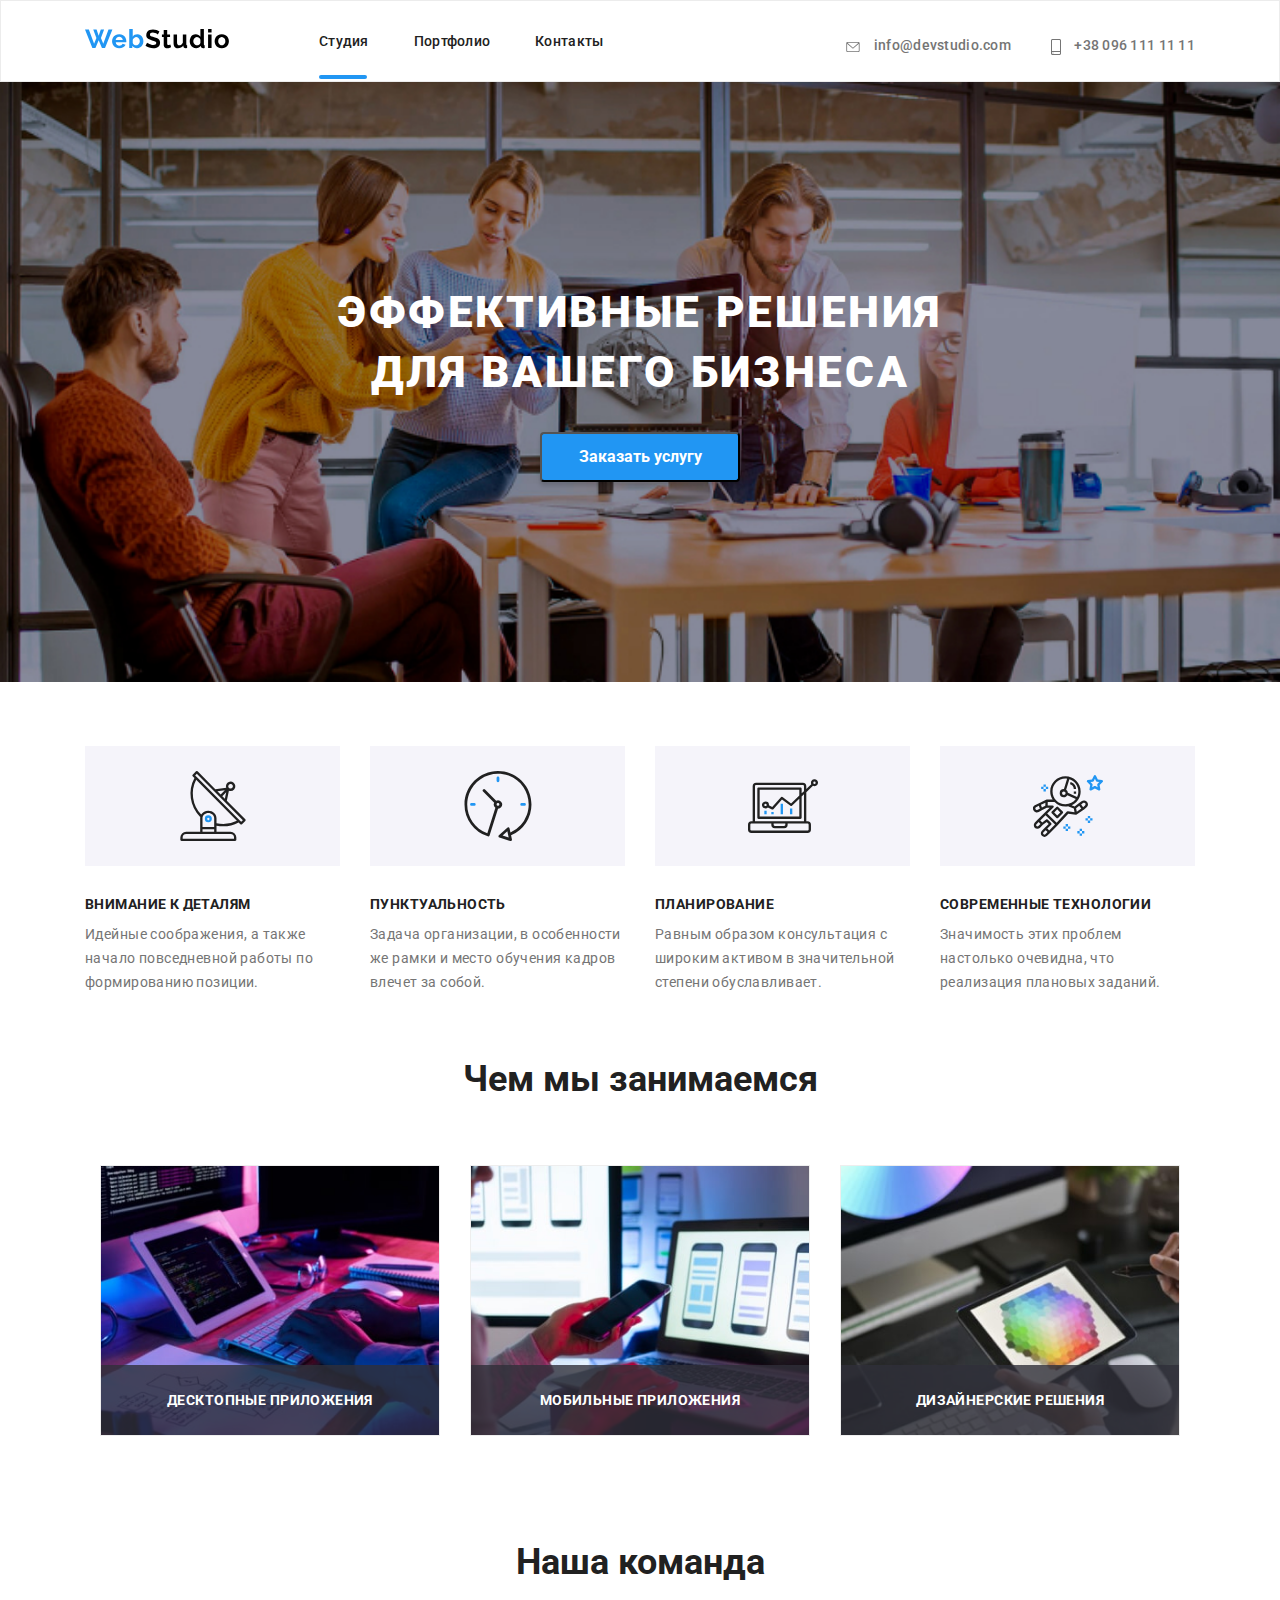
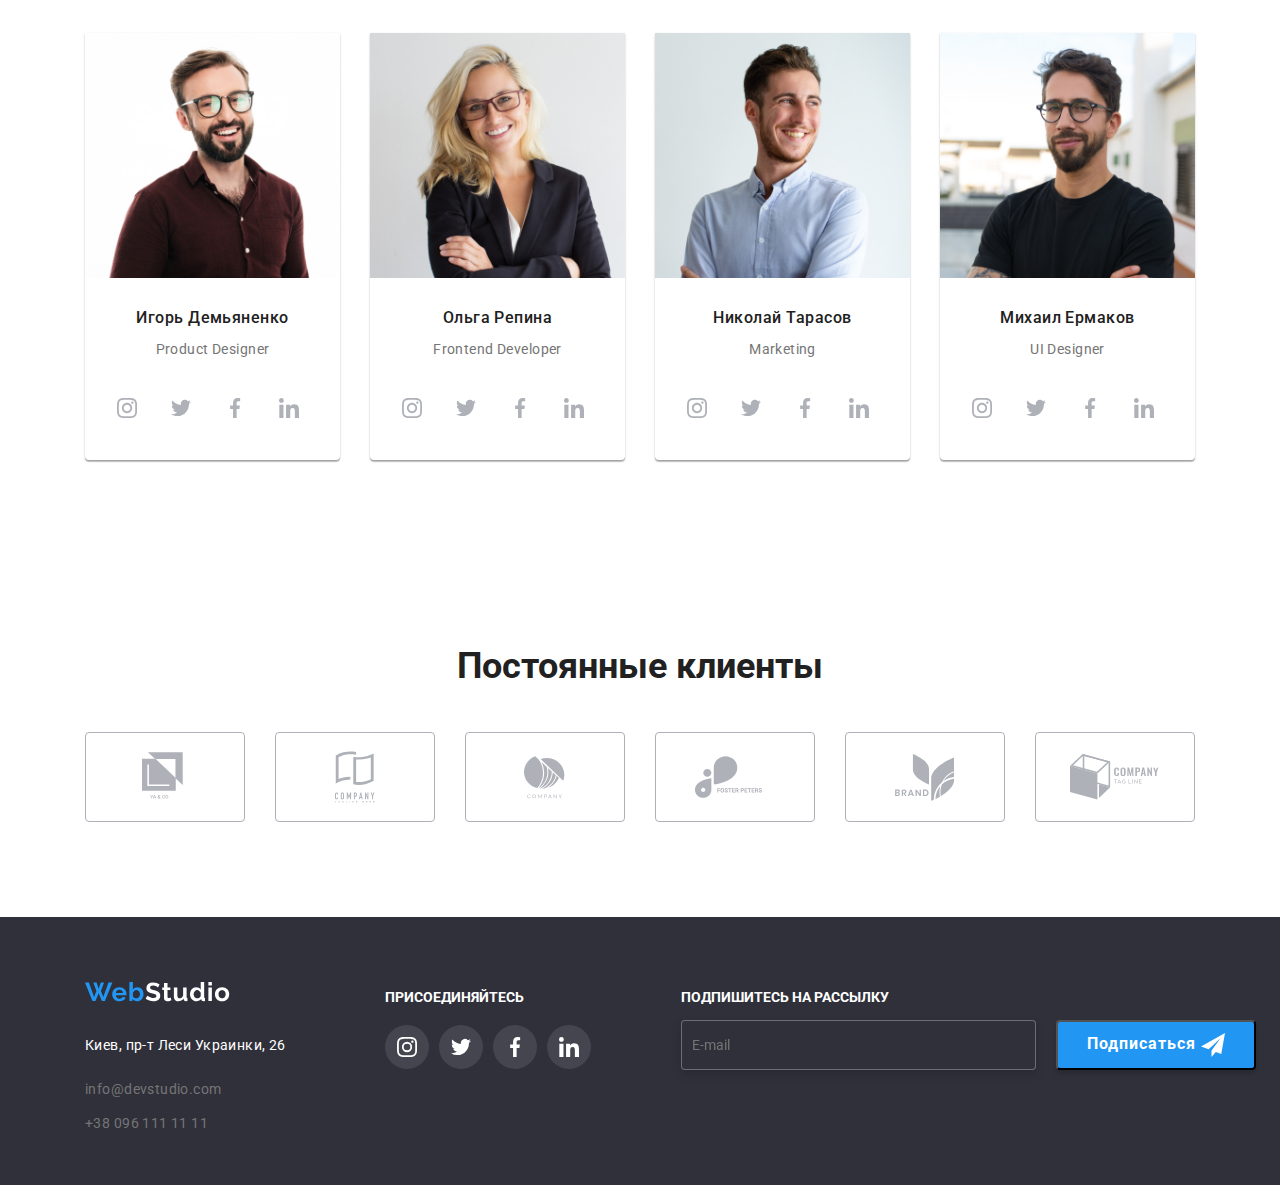
<file: index.html>
<!DOCTYPE html>
<html lang="ru">
<head>
    <meta charset="UTF-8">
    <meta name="viewport" content="width=device-width, initial-scale=1.0">
    <!--Подключение стилей-->
        <link rel="stylesheet" href="./modern-normalize.css">
        <!-- <link rel="stylesheet" href="./style.css"> -->
        <link rel="stylesheet" href="./css/main.min.css">

        
        <link rel="preconnect" href="https://fonts.gstatic.com">
        <link href="https://fonts.googleapis.com/css2?family=Roboto:wght@400;500;700;900&display=swap" rel="stylesheet">
        
        <title>WebStudio</title>
    </head>

<body>

    <header class="header">
        <div class="container">
        <nav class="nav">

                <a class="header-logo" href="./index.html"><img src="./images/WebStudio.svg" alt="логотип"></a>
                
                <button
                type="button"
                class="menu-button"
                aria-expanded="false"
                aria-controls="menu-container"
                data-menu-button
                >
                <svg
                  width="40"
                  height="40"
                  aria-label="Переключатель мобильного меню"
                >
                  <use class="icon-cross" href="./svg/symbol-defs.svg#cross"></use>
                  <use class="icon-menu" href="./svg/symbol-defs.svg#menu"></use>
                </svg>
              </button>

              <div class="menu-container" id="menu-container" data-menu>
               
                <div class="navigation">
                    <ul class="header-list">
                        <li class="item"><a class="current studio" href="./index.html">Студия</a></li>
                        <li class="item"><a href="./portfolio.html">Портфолио</a></li>
                        <li class="item"><a href="#">Контакты</a></li>
                    </ul>
                </div>

                <div class="contacts">
                    <ul class="header-adres">
                        <li class="item">
                            <a class="email-phone" href="mailoto:info@devstudio.com">
                                <svg class="envelope"> 
                                    <use href="./svg/symbol-defs.svg#icon-envelope "></use>
                                </svg>
                                info@devstudio.com</a>
                        </li>
                        <li class="item">
                            <a class="email-phone" href="tel:+380961111111">
                                <svg class="phone-icon">
                                    <use href="./svg/symbol-defs.svg#icon-smartphone"></use>
                                </svg>        
                            +38 096 111 11 11</a>
                        </li>
                    </ul>
               </div>
              </div>     
        </nav>
        </div>
        
    </header>

    <main>

        <!--main-->
        <section class="main-banner">
            <div class="container">
                <h1>Эффективные решения <br> для вашего бизнеса</h1>
                <button class="to-order" data-open-modal>Заказать услугу</button>
                    <div class="backdrop is-hidden" data-backdrop>
                    <div class="modal">

                        <button class="close-modal" data-close-modal>
                            <svg class="close-modal-svg" 
                                width="18" height="18">
                                <use href="./svg/symbol-defs.svg#icon-close-modal">
                                </use> </svg>
                        </button>
                        
                        <form class="form-modal" action="" autocomplete="on">
                            <div class="form-modal-title">Оставьте свои данные, мы вам перезвоним</div>
                            
                            <p class="form-field">
                            <label class="form-label" for="name">Имя</label>
                            <input class="form-input" type="text" name="name" id="name" placeholder=" " >
                            <svg class="modal-svg" 
                                width="18" height="18">
                                <use href="./svg/symbol-defs.svg#icon-person-black-18dp-1">
                                </use> </svg>
                            </p>
                            
                            <p class="form-field">
                            <label class="form-label" for="tel">Телефон</label> 
                            <input class="form-input" type="tel" name="tel" id="tel" placeholder=" " >
                            <svg class="modal-svg" 
                            width="18" height="18">
                            <use href="./svg/symbol-defs.svg#icon-phone-black-18dp-1">
                            </use> </svg>
                            </p>
                            
                            <p class="form-field">
                            <label class="form-label" for="email">Почта</label> 
                            <input class="form-input" type="email" name="email" id="email" placeholder=" ">
                            <svg class="modal-svg" 
                                width="18" height="18">
                                <use href="./svg/symbol-defs.svg#icon-email-black-18dp-1">
                                </use> </svg>
                            </p>

                            <p class="form-field">
                            <label class="form-label" for="comment">Комментарий</label> 
                            <textarea class="comment-input" name="comment" id="comment" rows="2" placeholder="Введите текст"></textarea>
                            </p>                           

                            <p class="checkbox-field">
                            <label class="checkbox-label">
                            <input class="checkbox" type="checkbox" name="policy">
                            <span class="checkbox-icon"></span>
                            Соглашаюсь с рассылкой и принимаю <a href="">Условия договора</a> 
                            </label>
                            </p>
                       
                            <button class="button-modal" tipe="submitt">Отправить</button>
                        </form>
                    </div>
                </div>
            </div>           
        </section>

        <!--Особенности-->
        <section class="features">
            <!--<h2>Особенности</h2>-->
            <div class="container">
                <ul class="list features-set">
                    <li class="features-item antena"><h3 class="features-item-title">Внимание к деталям</h3><p>Идейные соображения, а также начало повседневной работы по формированию позиции.</p></li>
                    <li class="features-item clock"><h3 class="features-item-title">Пунктуальность</h3><p>Задача организации, в особенности же рамки и место обучения кадров влечет за собой.</p></li>
                    <li class="features-item diagrama"><h3 class="features-item-title">Планирование</h3><p>Равным образом консультация с широким активом в значительной степени обуславливает.</p></li>
                    <li class="features-item astronaut"><h3 class="features-item-title">Современные технологии</h3><p>Значимость этих проблем настолько очевидна, что реализация плановых заданий.</p></li>
                </ul>
            </div>
        </section>

        <!--Чем мы занимаемся-->
        <section class="what-we-do">
            <div class="container">
            <h2 class="what-we-do-title">Чем мы занимаемся</h2>
            <ul class="list">
                <li class="project-item list">
                    <a class="project-item-link" href="#">
                        <div class="project-thumb">
                            <img src="./images/project1.jpg" alt="проект_1">
                            <div class="product-actions">десктопные приложения</div>
                    </a>            
                </li>

                <li class="project-item list">
                    <a class="project-item-link" href="#">
                        <div class="project-thumb">
                        <img src="./images/project2.jpg" alt="проект_2">
                        <div class="product-actions">мобильные приложения</div>
                    </a>    
                </li>

                <li class="project-item list">
                    <a class="project-item-link" href="#">
                        <div class="project-thumb">
                            <img src="./images/project3.jpg" alt="проект_3">
                        <div class="product-actions">дизайнерские решения</div>
                    </a>
                </li>
            </ul>
            </div>
        </section>

         <!--Наша команда-->
        <section class="our-team">
            
            <div class="container">
                <h2 class="our-team-title">Наша команда</h2>
            
                <ul class="list our-team-set">
                <li class="team-player-item">
                    <img  
                    srcset="
                    ./images/Игорь_Демьяненко_1x.jpg 270w,
                    ./images/Игорь_Демьяненко_2x.jpg 540w,
                    "
                    src="./images/Игорь_Демьяненко.jpg" alt="Игорь_Демьяненко" 
                    sizes="(min-width: 768px) 50vw, 100vw"> 

                     <h3 class="team-player">Игорь Демьяненко</h3>
                     <p class="profession">Product Designer</p>
                     
                    <ul class="sosial-media-list">
                        <li class="sosial-media-item"> <a href=""><svg class="media-icon"> <use href="./svg/symbol-defs.svg#instagram"></use></svg> </a> </li>
                        <li class="sosial-media-item"> <a href=""><svg class="media-icon"> <use href="./svg/symbol-defs.svg#icon-twitter"></use></svg> </a></li>
                        <li class="sosial-media-item"> <a href=""><svg class="media-icon"> <use href="./svg/symbol-defs.svg#icon-facebook"></use></svg> </a></li>
                        <li class="sosial-media-item"> <a href=""><svg class="media-icon"> <use href="./svg/symbol-defs.svg#icon-linkedin"></use></svg> </a></li>
                    </ul>
                </li>
                
                <li class="team-player-item">
                    <img  srcset="
                    ./images/Ольга_Репина_1x.jpg 240w,
                    ./images/Ольга_Репина_2x.jpg 570w,
                    "
                    src="./images/Ольга_Репина.jpg" alt="Ольга_Репина" 
                    sizes="(min-width: 768px) 50vw, 100vw"> 
                    <h3 class="team-player">Ольга Репина</h3>
                    <p class="profession">Frontend Developer</p>

                    <ul class="sosial-media-list">
                        <li class="sosial-media-item"> <a href=""><svg class="media-icon"> <use href="./svg/symbol-defs.svg#instagram"></use></svg> </a> </li>
                        <li class="sosial-media-item"> <a href=""><svg class="media-icon"> <use href="./svg/symbol-defs.svg#icon-twitter"></use></svg> </a></li>
                        <li class="sosial-media-item"> <a href=""><svg class="media-icon"> <use href="./svg/symbol-defs.svg#icon-facebook"></use></svg> </a></li>
                        <li class="sosial-media-item"> <a href=""><svg class="media-icon"> <use href="./svg/symbol-defs.svg#icon-linkedin"></use></svg> </a></li>
                    </ul>
                </li>

                <li class="team-player-item">
                    <img  srcset="
                    ./images/Николай_Тарасов_1x.jpg 240w,
                    ./images/Николай_Тарасов_2x.jpg 570w,
                    "
                    src="./images/Николай_Тарасов.jpg" alt="Николай_Тарасов"
                    sizes="(min-width: 768px) 50vw, 100vw"> 
                    <h3 class="team-player">Николай Тарасов</h3>
                    <p class="profession">Marketing</p>

                    <ul class="sosial-media-list">
                        <li class="sosial-media-item"> <a href=""><svg class="media-icon"> <use href="./svg/symbol-defs.svg#instagram"></use></svg> </a> </li>
                        <li class="sosial-media-item"> <a href=""><svg class="media-icon"> <use href="./svg/symbol-defs.svg#icon-twitter"></use></svg> </a></li>
                        <li class="sosial-media-item"> <a href=""><svg class="media-icon"> <use href="./svg/symbol-defs.svg#icon-facebook"></use></svg> </a></li>
                        <li class="sosial-media-item"> <a href=""><svg class="media-icon"> <use href="./svg/symbol-defs.svg#icon-linkedin"></use></svg> </a></li>
                    </ul>
                </li>

                <li class="team-player-item">
                    <img  srcset="
                    ./images/Михаил_Ермаков_1x.jpg 240w,
                    ./images/Михаил_Ермаков_2x.jpg 570w,
                    "
                    src="./images/Михаил_Ермаков.jpg" 
                    alt="Михаил_Ермаков" 
                    sizes="(min-width: 768px) 50vw, 100vw"> 

                    <h3 class="team-player">Михаил Ермаков</h3>
                    <p class="profession">UI Designer</p>

                    <ul class="sosial-media-list">
                        <li class="sosial-media-item"> <a href=""><svg class="media-icon"> <use href="./svg/symbol-defs.svg#instagram"></use></svg> </a> </li>
                        <li class="sosial-media-item"> <a href=""><svg class="media-icon"> <use href="./svg/symbol-defs.svg#icon-twitter"></use></svg> </a></li>
                        <li class="sosial-media-item"> <a href=""><svg class="media-icon"> <use href="./svg/symbol-defs.svg#icon-facebook"></use></svg> </a></li>
                        <li class="sosial-media-item"> <a href=""><svg class="media-icon"> <use href="./svg/symbol-defs.svg#icon-linkedin"></use></svg> </a></li>
                    </ul>
                </li>

            </ul>
            </div>
            
        </section>

        <!--Клиенты-->
        <section class="our-clients">
            
                <div class="container">
                    <h2 class="our-clients-title">Постоянные клиенты</h2>

                    <ul class="clients">
                        <li class="clients-item">
                            <a class="clients-link" href="#">
                                <svg class="clients-icon" width="45" height="50"> <use href="./svg/symbol-defs.svg#icon-logo-1" /></svg></a>
                        </li>
                        <li class="clients-item">
                            <a class="clients-link" href="#">
                                <svg class="clients-icon" width="40" height="52"> <use href="./svg/symbol-defs.svg#icon-logo-2" /></svg></a>
                        </li>
                        <li class="clients-item">
                            <a class="clients-link" href="#">
                                <svg class="clients-icon" width="41" height="43"> <use href="./svg/symbol-defs.svg#icon-logo-3" /></svg></a>
                        </li>
                        <li class="clients-item">
                            <a class="clients-link" href="#">
                                <svg class="clients-icon" width="80" height="43"> <use href="./svg/symbol-defs.svg#icon-logo-4" /></svg></a>
                        </li>
                        <li class="clients-item">
                            <a class="clients-link" href="#">
                                <svg class="clients-icon" width="59" height="47"> <use href="./svg/symbol-defs.svg#icon-logo-5" /></svg></a>
                        </li>
                        <li class="clients-item">
                            <a class="clients-link" href="#">
                                <svg class="clients-icon" width="89" height="46"> <use href="./svg/symbol-defs.svg#icon-logo-6" /></svg></a>
                        </li>
                    </ul>
                </div>
                
        </section>    
        
    </main>
    
    <footer>
        <div class="container">

        <div class="container-footer">

        <div class="footer-contacts">

         <a class="footer-logo" href="./index.html"><img src="./images/WebStudio_footer.svg" alt="логотип"></a>

         <address >
             <p class="city-adress">Киев, пр-т Леси Украинки, 26</p> 
             <p><a class="email-phone" href="mailoto:info@devstudio.com">info@devstudio.com</a></p>
             <p><a class="email-phone" href="tel:+380961111111">+38 096 111 11 11</a></p>
         </address>

        </div>       
 
        <div class="join">
            <span>Присоединяйтесь</span>
            <ul class="list join-us">
                <li class="join-us-item"> <a class="media instagram" href=""></a></li>
                <li class="join-us-item"> <a class="media twiter" href=""></a></li>
                <li class="join-us-item"> <a class="media facebook" href=""></a></li>
                <li class="join-us-item"> <a class="media linkedin" href=""></a></li>
            </ul>
        </div>

        <div class="subscribe">
            <div class="subscribe-title">Подпишитесь на рассылку</div>

                <div class="footer-subscribe">
                
                    <form action="">
                    <label class="" for="email"></label> 
                    <input class="" type="email" name="email" id="email" placeholder="E-mail">
                
                    </form>          
                    <button class="subscribe-button" tipe="submitt">Подписаться
                        <svg class="subscribe-button-svg" width="24" height="24"> <use href="./svg/symbol-defs.svg#icon-icon-send"></use> </svg>
                    </button>
                    
                </div>
      
        </div>
 
        </div>

        </div>
 
         
                
     </footer>

     <script src="./js/menu.js"></script>
     <script src="./js/modal.js"></script>

     <script>
        const refs = {
          openModalBtn: document.querySelector("[data-open-modal]"),
          closeModalBtn: document.querySelector("[data-close-modal]"),
          backdrop: document.querySelector("[data-backdrop]"),
        };
  
        refs.openModalBtn.addEventListener("click", toggleModal);
        refs.closeModalBtn.addEventListener("click", toggleModal);
  
        refs.backdrop.addEventListener("click", logBackdropClick);
  
        function toggleModal() {
          refs.backdrop.classList.toggle("is-hidden");
        }
  
        function logBackdropClick() {
          console.log("Это клик в бекдроп");
        }
      </script>

</body>
</html>
</file>
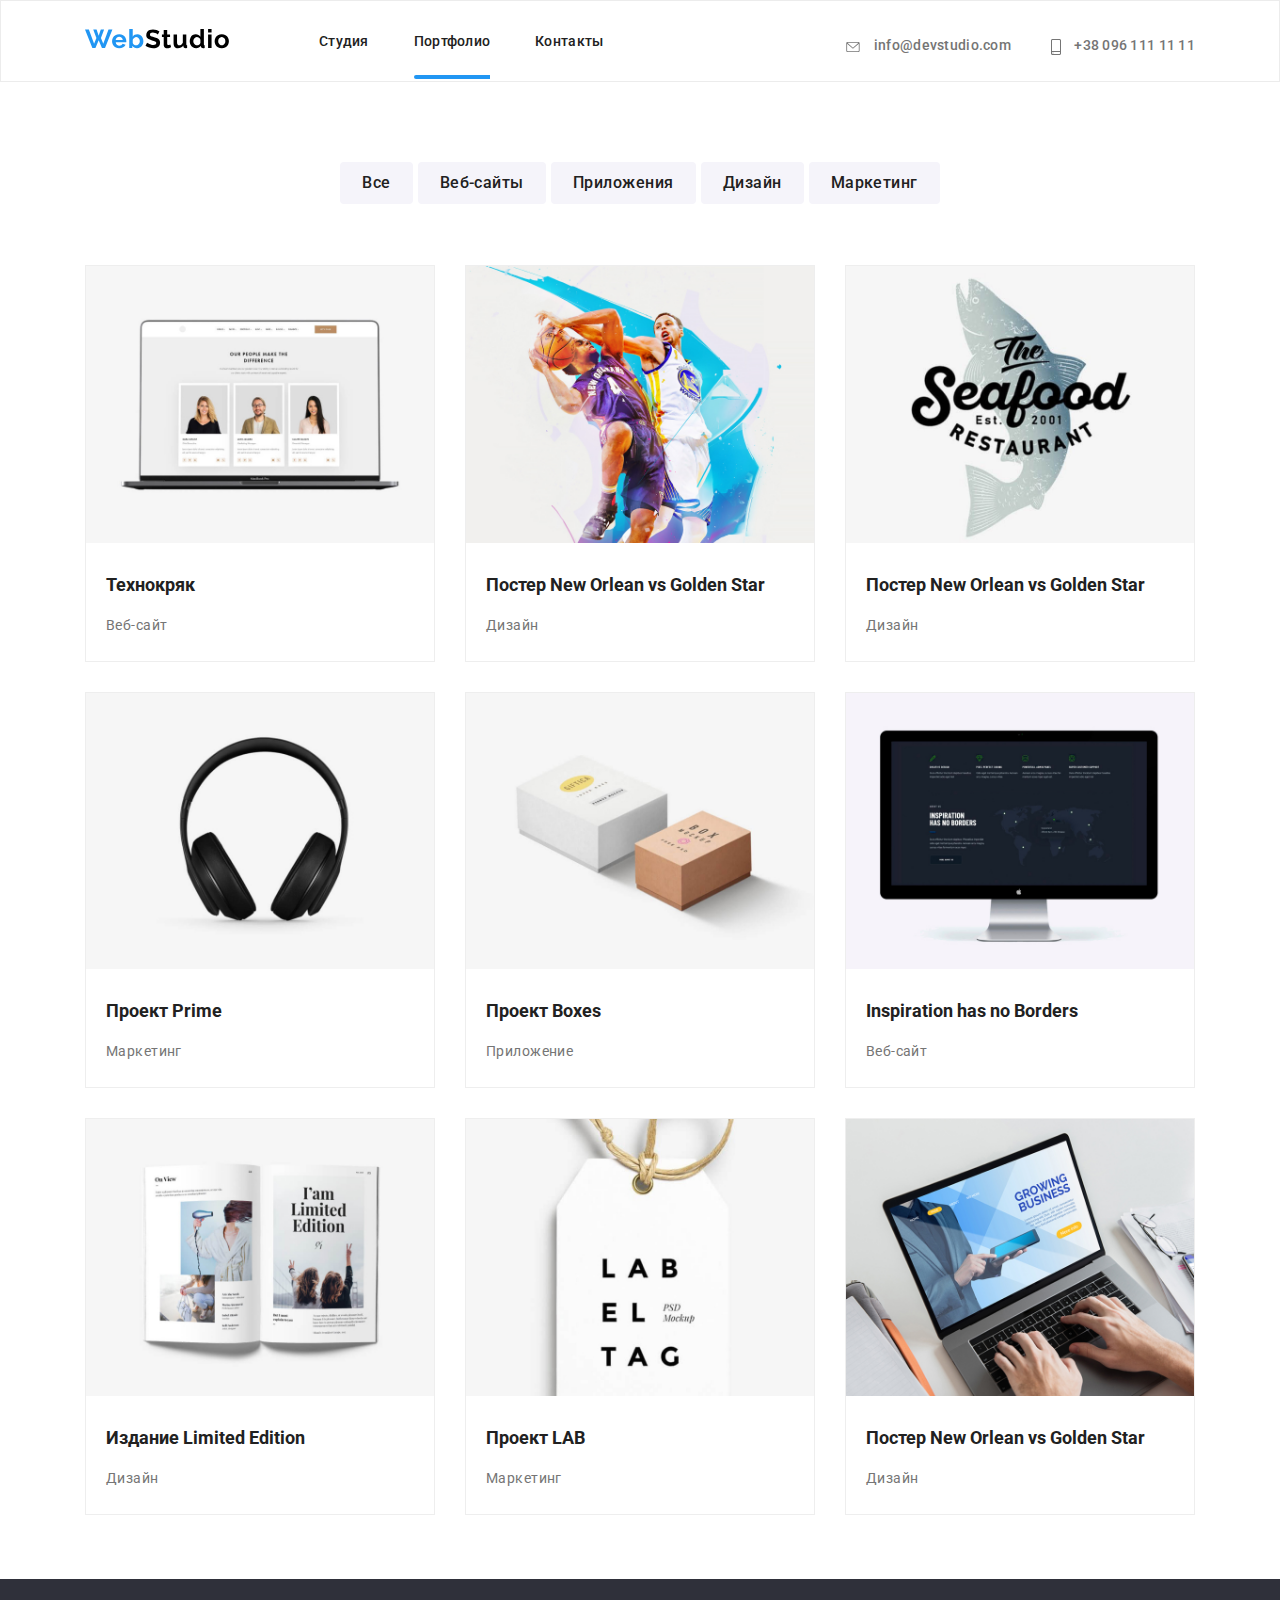
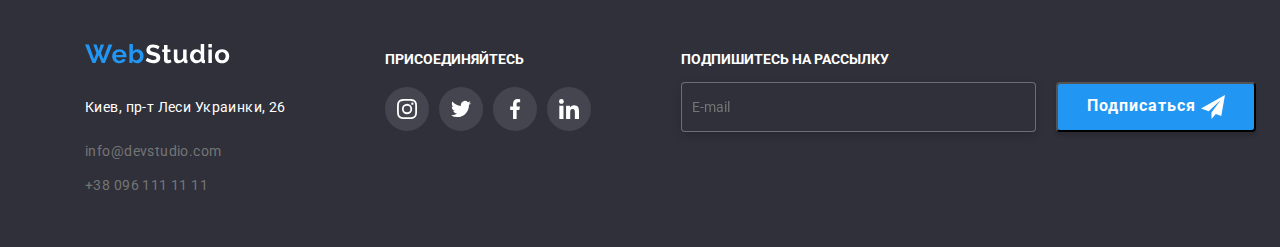
<file: portfolio.html>
<!DOCTYPE html>
<html lang="ru">
    <head>
        <meta charset="UTF-8">
        <meta name="viewport" content="width=device-width, initial-scale=1.0">
        <!--Подключение стилей-->
            <link rel="stylesheet" href="./modern-normalize.css">
             <!-- <link rel="stylesheet" href="./style.css"> -->
            <link rel="stylesheet" href="./css/main.min.css">

            <link rel="preconnect" href="https://fonts.gstatic.com">
            <link href="https://fonts.googleapis.com/css2?family=Roboto:wght@400;500;700;900&display=swap" rel="stylesheet">
           

            <title>Portfolio</title>
        </head>
    
<body>

    <header class="header">
        <div class="container">
        <nav class="nav">

                <a class="header-logo" href="./index.html"><img src="./images/WebStudio.svg" alt="логотип"></a>
                
                <button
                type="button"
                class="menu-button"
                aria-expanded="false"
                aria-controls="menu-container"
                data-menu-button
                >
                <svg
                  width="40"
                  height="40"
                  aria-label="Переключатель мобильного меню"
                >
                  <use class="icon-cross" href="./svg/symbol-defs.svg#cross"></use>
                  <use class="icon-menu" href="./svg/symbol-defs.svg#menu"></use>
                </svg>
              </button>

              <div class="menu-container" id="menu-container" data-menu>
               
                <div class="navigation">
                    <ul class="header-list">
                        <li class="item"><a class="studio" href="./index.html">Студия</a></li>
                        <li class="item"><a class="current portfolio" href="./portfolio.html">Портфолио</a></li>
                        <li class="item"><a href="#">Контакты</a></li>
                    </ul>
                </div>

                <div class="contacts">
                    <ul class="header-adres">
                        <li class="item">
                            <a class="email-phone" href="mailoto:info@devstudio.com">
                                <svg class="envelope"> 
                                    <use href="./svg/symbol-defs.svg#icon-envelope "></use>
                                </svg>
                                info@devstudio.com</a>
                        </li>
                        <li class="item">
                            <a class="email-phone" href="tel:+380961111111">
                                <svg class="phone-icon">
                                    <use href="./svg/symbol-defs.svg#icon-smartphone"></use>
                                </svg>        
                            +38 096 111 11 11</a>
                        </li>
                    </ul>
               </div>
              </div>     
        </nav>
        </div>
        
    </header>



    <main>
        <section class="section-projects">
            
        <div class="container">

        <!--Фильтры-->
        <nav class="filter">

            <ul class="filter-list">
                <li class="item"><button class="button">Все</button></li>
                <li class="item"><button class="button">Веб-сайты</button></li>
                <li class="item"><button class="button">Приложения</button></li>
                <li class="item"><button class="button">Дизайн</button></li>
                <li class="item"><button class="button">Маркетинг</button></li>
            </ul>
        </nav>

        <!--<h2>Портфолио</h2>-->
        <ul class="projects-set">

            <li class="project-item">
            <a href=""> 
                <div class="project-item-photo">
                    <img 
                    srcset="
                ./images/Технокряк_370.jpg 370w,
                ./images/Технокряк_740.jpg 740w,
                "  
                 src="./images/Технокряк.jpg" alt="Технокряк" 
                sizes="(min-width: 768px) 50vw, 100vw"> 
                   <div class="overlay">
                        <div class="project-item-description">Технокряк это современная площадка распространения коронавируса. Компании используют эту платформу для цифрового шпионажа и атак на защищённые сервера конкурентов.</div>
                   </div>
                </div>
                
                <div class="description"> 
                    <h3 class="project-name">Технокряк</h3>
                    <p class="project-tipe">Веб-сайт</p> 
                </div>
            </a>
            </li>
            
            <li class="project-item">
               <a href="">
                <div class="project-item-photo">
                    <img 
                        srcset="
                    ./images/Постер_New_Orlean_vs_Golden_Star_370.jpg 370w,
                    ./images/Постер_New_Orlean_vs_Golden_Star_740.jpg 740w,
                    "  
                     src="./images/Постер_New_Orlean_vs_Golden_Star.jpg" alt="Постер_New_Orlean_vs_Golden_Star" 
                     sizes="(min-width: 768px) 50vw, 100vw"> 
                    <div class="overlay">
                        <div class="project-item-description">Технокряк это современная площадка распространения коронавируса. Компании используют эту платформу для цифрового шпионажа и атак на защищённые сервера конкурентов.</div>
                   </div>
                </div>
                    <div class="description">
                        <h3 class="project-name">Постер New Orlean vs Golden Star</h3>
                        <p class="project-tipe">Дизайн</p>
                    </div>
               </a>
            </li>
            
            <li class="project-item">
                <a href="">
                 <div class="project-item-photo">
                     <img 
                         srcset="
                    ./images/Ресторан_Seafood_370.jpg 370w,
                    ./images/Ресторан_Seafood_740.jpg 740w,
                    "  
                     src="./images/Ресторан_Seafood.jpg" alt="Ресторан_Seafood" 
                     sizes="(min-width: 768px) 50vw, 100vw"> 
                     <div class="overlay">
                        <div class="project-item-description">Технокряк это современная площадка распространения коронавируса. Компании используют эту платформу для цифрового шпионажа и атак на защищённые сервера конкурентов.</div>
                   </div>
                </div>
                    <div class="description">
                        <h3 class="project-name">Постер New Orlean vs Golden Star</h3>
                        <p class="project-tipe">Дизайн</p>
                    </div>
               </a>
            </li>

            <li class="project-item">
                <a href="">
                    <div class="project-item-photo">
                        <img 
                        srcset="
                    ./images/Проект_Prime_370.jpg 370w,
                    ./images/Проект_Prime_740.jpg 740w,
                    "  
                     src="./images/Проект_Prime.jpg" alt="Проект_Prime" 
                     sizes="(min-width: 768px) 50vw, 100vw"> 
                        <div class="overlay">
                            <div class="project-item-description">Технокряк это современная площадка распространения коронавируса. Компании используют эту платформу для цифрового шпионажа и атак на защищённые сервера конкурентов.</div>
                       </div>
                    </div>
                        <div class="description">
                            <h3 class="project-name">Проект Prime</h3>
                            <p class="project-tipe"> Маркетинг</p>
                        </div>
                </a>
            </li>
            
            <li class="project-item">
                <a href="">
                    <div class="project-item-photo">
                        <img 
                        srcset="
                    ./images/Проект_Boxes_370.jpg 370w,
                    ./images/Проект_Boxes_740.jpg 740w,
                    "  
                    src="./images/Проект_Boxes.jpg" alt="Проект_Boxes" 
                    sizes="(min-width: 768px) 50vw, 100vw"> 
                        <div class="overlay">
                            <div class="project-item-description">Технокряк это современная площадка распространения коронавируса. Компании используют эту платформу для цифрового шпионажа и атак на защищённые сервера конкурентов.</div>
                       </div>
                    </div>
                        <div class="description">
                            <h3 class="project-name">Проект Boxes</h3>
                        <p class="project-tipe">Приложение</p>
                        </div>
                </a>
            </li>

            <li class="project-item">
                <a href="">
                    <div class="project-item-photo">
                        <img 
                        srcset="
                    ./images/Inspiration_has_no_Borders_370.jpg 370w,
                    ./images/Inspiration_has_no_Borders_740.jpg 740w,
                    "  
                         src="./images/Inspiration_has_no_Borders.jpg" alt="Inspiration_has_no_Borders" 
                         sizes="(min-width: 768px) 50vw, 100vw"> 
                        <div class="overlay">
                            <div class="project-item-description">Технокряк это современная площадка распространения коронавируса. Компании используют эту платформу для цифрового шпионажа и атак на защищённые сервера конкурентов.</div>
                       </div>
                    </div>
                        <div class="description">
                            <h3 class="project-name">Inspiration has no Borders</h3>
                            <p class="project-tipe">Веб-сайт</p> 
                        </div>  
                </a>              
            </li>

            <li class="project-item">
                <a href="">
                    <div class="project-item-photo">
                        <img 
                        srcset="
                    ./images/Издание_Limited_Edition_370.jpg 370w,
                    ./images/Издание_Limited_Edition_740.jpg 740w,
                    "  
                        src="./images/Издание_Limited_Edition.jpg" alt="Издание_Limited_Edition" 
                        sizes="(min-width: 768px) 50vw, 100vw"> 
                        <div class="overlay">
                            <div class="project-item-description">Технокряк это современная площадка распространения коронавируса. Компании используют эту платформу для цифрового шпионажа и атак на защищённые сервера конкурентов.</div>
                       </div>
                    </div>
                        <div class="description">
                            <h3 class="project-name">Издание Limited Edition</h3> 
                             <p class="project-tipe">Дизайн</p>
                        </div>
                </a>
            </li>

            <li class="project-item">
               <a href="">
                <div class="project-item-photo">
                    <img 
                        srcset="
                    ./images/Проект_LAB_370.jpg 370w,
                    ./images/Проект_LAB_740.jpg 740w,
                    " 
                    src="./images/Проект_LAB.jpg" alt="Проект_LAB" 
                    sizes="(min-width: 768px) 50vw, 100vw"> 
                    <div class="overlay">
                        <div class="project-item-description">Технокряк это современная площадка распространения коронавируса. Компании используют эту платформу для цифрового шпионажа и атак на защищённые сервера конкурентов.</div>
                   </div>
                </div>
                    <div class="description">
                        <h3 class="project-name">Проект LAB</h3>
                     <p class="project-tipe">Маркетинг</p>
                    </div>  
               </a>              
            </li>

            <li class="project-item">
                <a href="">
                 <div class="project-item-photo">
                     <img 
                         srcset="
                    ./images/Growing_Business_370.jpg 370w,
                    ./images/Growing_Business_740.jpg 740w,
                    "
                        src="./images/Growing_Business.jpg" 
                        alt="Growing_Business" 
                        sizes="(min-width: 768px) 50vw, 100vw"
                        >
                        <div class="overlay">
                            <div class="project-item-description">Технокряк это современная площадка распространения коронавируса. Компании используют эту платформу для цифрового шпионажа и атак на защищённые сервера конкурентов.</div>
                       </div>
                    </div>
                        <div class="description">
                            <h3 class="project-name">Постер New Orlean vs Golden Star</h3>
                            <p class="project-tipe">Дизайн</p>
                        </div>
                   </a>
                </li>
            
        </ul>
        </div>       

        </section>

    </main>

    <footer>
        <div class="container">

        <div class="container-footer">

        <div class="footer-contacts">

         <a class="footer-logo" href="./index.html"><img src="./images/WebStudio_footer.svg" alt="логотип"></a>

         <address >
             <p class="city-adress">Киев, пр-т Леси Украинки, 26</p> 
             <p><a class="email-phone" href="mailoto:info@devstudio.com">info@devstudio.com</a></p>
             <p><a class="email-phone" href="tel:+380961111111">+38 096 111 11 11</a></p>
         </address>

        </div>       
 
        <div class="join">
            <span>Присоединяйтесь</span>
            <ul class="list join-us">
                <li class="join-us-item"> <a class="media instagram" href=""></a></li>
                <li class="join-us-item"> <a class="media twiter" href=""></a></li>
                <li class="join-us-item"> <a class="media facebook" href=""></a></li>
                <li class="join-us-item"> <a class="media linkedin" href=""></a></li>
            </ul>
        </div>

        <div class="subscribe">
            <div class="subscribe-title">Подпишитесь на рассылку</div>

                <div class="footer-subscribe">
                
                    <form action="">
                    <label class="" for="email"></label> 
                    <input class="" type="email" name="email" id="email" placeholder="E-mail">
                
                    </form>          
                    <button class="subscribe-button" tipe="submitt">Подписаться
                        <svg class="subscribe-button-svg" width="24" height="24"> <use href="./svg/symbol-defs.svg#icon-icon-send"></use> </svg>
                    </button>
                    
                </div>
      
        </div>
 
        </div>

        </div>
 
         
                
     </footer>

     <script src="./js/menu.js"></script>
     <script src="./js/modal.js"></script>
     <script>
        const refs = {
          openModalBtn: document.querySelector("[data-open-modal]"),
          closeModalBtn: document.querySelector("[data-close-modal]"),
          backdrop: document.querySelector("[data-backdrop]"),
        };
  
        refs.openModalBtn.addEventListener("click", toggleModal);
        refs.closeModalBtn.addEventListener("click", toggleModal);
  
        refs.backdrop.addEventListener("click", logBackdropClick);
  
        function toggleModal() {
          refs.backdrop.classList.toggle("is-hidden");
        }
  
        function logBackdropClick() {
          console.log("Это клик в бекдроп");
        }
      </script>

</body>
</file>
<file: style.css>
/* ЛОКАЛЬНОЕ ПОДКЛЮЧЕНИЕ ШРИФТОВ */
/* @import '../fonts/Dancing_Script/DancingScript-VariableFont_wght.ttf' */


/* СЕЛЕКТОР ИДЕНТИФИКАТОРА */
/* #header {
  background: wheat;
  color: black;
} */
/* СЕЛЕКТОР ПОТОМКА */
/* .main-nav img {
  border: 10px solid green;
  width: 200px;
} */

/* СЕЛЕКТОР РЕБЕНКА */
/* .main-nav > a {
  border: 2px solid rgb(1, 8, 1);
} */

/* СЕЛЕКТОР АТРИБУТА */

/* a[href="./index.html"]{
  color: rgb(59, 177, 59);
} */

/*ПАЛИТРА 

header 
text color: #212121;
text наведение курсора color: #2196F3;
text имейл-телефон color: #757575;

h1 text color: #FFFFFF;
h2 text color: #212121;
h3 text color: #212121; 
p text color: #757575; или text color: #212121;
акцент на ссылке #2196F3
кнопки фильтра background: #F5F4FA;

footer
text color фактический адрес color: #FFFFFF;
text color имейл-телефон color: rgba(255, 255, 255, 0.6);

*/

*,
*::before,
*::after {
  box-sizing: border-box;
}

html {
    box-sizing: border-box;
  }

:root {
    --accent-link-color: #2196F3;
    --h2-color: #212121; 
    --main-text-color: #757575;
    --button-background: #F5F4FA;
    --icon-colour: #AFB1B8;
    --white-background: #FFFFFF;
    --text-style: Roboto;
}

.container {
    margin-left: auto;
    margin-right: auto;
    width: 1200px;
    padding-left: 15px;
    padding-right: 15px;
}

header {
    background-color: var(--white-background);
    border: 1px; 
    border: 1px solid #ECECEC;
    position: relative;
}

.header {
    align-items: center;
}

.header-logo { 
    height: 31px;
    width: 145px;
    padding-top: 25px;
    padding-bottom: 25px;
    display: contents;

}

header a {
    color: #212121;
    font-weight: 500;
    font-size: 14px;
    line-height: 16px;
    letter-spacing: 0.02em;
    text-decoration: none;  

    transition-property: color;
    transition-duration: 250ms;
    transition-timing-function: cubic-bezier(0.4, 0, 0.2, 1);
}

.list {
    display: flex;
    text-align: center;
    padding: 0px;
    margin: 0px;
    align-items: center;
    }


.header-list {
        display: flex;
    padding-top: 32px;
    padding-bottom: 32px;
    padding-left: 90px;
    margin: 0px; 
}

.header-list .item{
    margin-right: 45px;
}

.header-list .item:last-child {
    margin: 0px;
}

.header-adres {
    display: flex;
    position: right;
    font-weight: 500;
    padding-top: 32px;
    padding-bottom: 32px;
    margin: 0px;
    margin-left: auto;
}

.header-adres .email-phone {
    font-weight: 500;
}

.header-adres .item + .item {
    margin-left: 40px;
}

.current {
    color: var(--accent-link-color);
}

.current::after {
    
    content: "";
    /* background-color: var(--accent-link-color); */
    bottom: 0;
    position: absolute;
    background-repeat: no-repeat;
    display: block;
    height: 4px;
    width: 100%;
}

.studio::after {
    background-image: url(./svg/hover-studio.svg);
}

.portfolio::after {
    background-image: url(./svg/hover-portfolio.svg);
}

.envelope {
    width: 16px;
    height: 10px;
    margin-right: 10px;
    vertical-align: middle;
    fill: currentColor;

    transition-property: fill;
    transition-duration: 250ms;
    transition-timing-function: cubic-bezier(0.4, 0, 0.2, 1);
}

.phone-icon {
    width: 10px;
    height: 16px;
    margin-right: 10px;
    vertical-align: middle;
    fill: currentColor;

    transition-property: fill;
    transition-duration: 250ms;
    transition-timing-function: cubic-bezier(0.4, 0, 0.2, 1);
}

/* .envelope::before{
    background-image: url(./svg/envelope.svg);
    margin-right: 10px;
    content: "";
    background-repeat: no-repeat;
    display: inline-block;
    height: 12px;
    width: 16px;
}

/* .phone-icon::before {
    background-image: url(./svg/smartphone\ 1.svg);
    margin-right: 10px;
    content: "";
    background-repeat: no-repeat;
    align-items: center;
    display: inline-block;
    height: 16px;
    width: 10px;
} */

/* .header a:hover, 
.header a:focus {
    color: var(--accent-link-color);
    width: 135px;
    height: 16px;
    left: 1078px;
    top: 32px;
} */


.header a:hover, .header a:hover svg,
.header a:focus, .header a:focus svg {
    color: var(--accent-link-color);
    fill: var(--accent-link-color);
}

body {
    margin: 0;
    background: var(--white-background);
    font-family: var(--text-style);
    font-style: normal;
    color: var(--main-text-color);
}

ul {
    list-style: none;
}

.main-banner {
    background-size: cover;
    background-repeat: no-repeat;
    background-image: 
    linear-gradient(
    to right,
    rgba(47, 48, 58, 0.4),
    rgba(47, 48, 58, 0.4)
    ),
    url(./images/main_banner.jpg);
    text-align: center;
    height: 600px;
    text-align: center;
    padding-top: 200px;
    padding-bottom: 200px;
    margin: 0%;
}

.to-order {
    
    display: inline-block; 
    background: var(--accent-link-color);
    padding: 0; 
    box-shadow: 0px 4px 4px rgba(0, 0, 0, 0.15);
    border-radius: 4px;
    color: var(--white-background);
    text-align: center;
    font-style: normal;
    font-weight: bold;
    font-size: 16px;
    height: 50px;
    min-width: 200px;
    margin-top: 30px;
}

.to-order:hover,
.to-order:focus {
    cursor: pointer;
}

/* ---- modal ------ */

.backdrop {

   transition-property: opacity;
   transition-duration: 250ms;
   transition-timing-function: cubic-bezier(0.4, 0, 0.2, 1);

    position: fixed;
    top: 0;
    left: 0;
    z-index: 5;
    background-color: rgba(0, 0, 0, 0.2);
    width: 100%;
    height: 100%;
    opacity: 1;

}

.backdrop.is-hidden {
    opacity: 0;
    pointer-events: none;
}

.backdrop.is-hidden .modal {
    transform: translate(-50%, -50%) scale(0.7);
}

.modal {
    position: absolute;
    left: 50%;
    top: 50%;
    transform: translate(-50%, -50%) scale(1);
  
    transition: transform 250ms cubic-bezier(0.4, 0, 0.2, 1);
    
    display: inline-block;
    width: 530px;
    height: 590px;
    background-color: white;
    border-radius: 5px;
}

.close-modal {
    position: absolute;
    right: 8px;
    top: 8px;

    border: 1px solid rgba(0, 0, 0, 0.1);
    box-sizing: border-box;     
   
    border-radius: 50%;
    background-color: white;
    background-repeat: no-repeat;
    background-position: center;
    width: 30px;
    height: 30px;
}

.close-modal:hover {
   cursor: pointer;  
   fill: var(--accent-link-color);
}

.close-modal-svg {
    transition-property: fill;
    transition-duration: 250ms;
    transition-timing-function: cubic-bezier(0.4, 0, 0.2, 1);

    position: absolute;
    top: 6px;
    right: 5px;
}

/* 
---- modal form ------ */

.form-modal {
    
    outline: 1px;
    margin-left: auto;
    margin-right: auto;
    padding-right: 40px;
    padding-left: 40px;
    padding-top: 40px;
    padding-bottom: 40px;
    
    font-weight: normal;
    font-size: 12px;
    line-height: 14px;
    letter-spacing: 0.01em;
    color: #757575;
} 

.form-input:focus ~ .modal-svg {
    fill: var(--accent-link-color);
}

.form-label + .form-input:focus {
    border-color: var(--accent-link-color);  
    background-color: ; 
    cursor: pointer; 
}

/* .form-label + .form-input:not(placeholder-shown)  {
    border-color: var(--accent-link-color);    
} */

.form-modal-title {
    margin-bottom: 12px;

    font-weight: bold;
    font-size: 20px;
    line-height: 23px;
    text-align: center;
    letter-spacing: 0.03em;
    color: #212121;
}

.form-field {
    position: relative;
    outline: 1px;
    margin-bottom: 10px;
    display: flex;
    flex-direction: column;
}

.form-field label {
     margin-bottom: 4px;
     font-weight: normal;
    font-size: 12px;
    line-height: 14px;
    letter-spacing: 0.01em;
    color: #757575;
}

.form-input {
    transition-property: border-color;
    transition-duration: 250ms;
    transition-timing-function: cubic-bezier(0.4, 0, 0.2, 1);

    outline: none;
    position: relative;
    margin: 0;
    padding: 0;
    border: 1px solid rgba(33, 33, 33, 0.2);
    border-radius: 4px;
    height: 40px;
}

.comment-input {
    margin: 0;
    padding: 0;
    border: 1px solid rgba(33, 33, 33, 0.2);
    border-radius: 4px;
}

.form-field input {
    padding-left: 40px;
}

.form-field textarea {
    padding-left: 16px;
    padding-right: 16px;
    padding-top: 12px;
    padding-bottom: 12px;
    font-size: 16px;
    height: 120px;
}

.form-field textarea::placeholder {
    font-size: 12px;
    color: rgba(117, 117, 117, 0.5);
    font-weight: normal;
}

.checkbox-field {
    margin-top: 20px;
    margin-bottom: 30px;
    position: relative;
    outline: 1px;
}

.checkbox-icon {
    display: inline-block;
    margin-right: 5px;
    width: 16px;
    height: 15px;
    border: 2px solid black;
    border-radius: 2px;
}

.checkbox-label {
    display: flex;
    align-items: center;
}

.checkbox:checked + .checkbox-icon {
    background-color: var(--accent-link-color);
    border-color: var(--accent-link-color);
    background-image: url(./svg/icon\ check\ no\ color.svg);
    background-size: contain;
    background-origin: border-box;
}

.checkbox {
    appearance: none;
    outline: none;
}

.checkbox-label a {
    margin-left: 2px;
    text-decoration: none;
    text-decoration: underline;
    color: var(--accent-link-color);
}


.button-modal {
    display: inline-block; 
    background: var(--accent-link-color);
    padding: 0; 
   
    box-shadow: 0px 4px 4px rgba(0, 0, 0, 0.15);
    border-radius: 4px;
    font-weight: bold;
    font-size: 16px;
    align-items: center;
    text-align: center;
    letter-spacing: 0.06em;

    color: #FFFFFF; 
    height: 50px;
    min-width: 200px;
}

.button-modal:hover {
    cursor: pointer;
}

.modal-svg {
    transition-property: fill;
    transition-duration: 250ms;
    transition-timing-function: cubic-bezier(0.4, 0, 0.2, 1);

    position: absolute;
    top: 30px;
    margin-left: 10px;
    fill: #212121;
    vertical-align: middle;
}





h1 {
    font-weight: 900;
    font-size: 44px;
    text-transform: uppercase;
    line-height: 60px;
    color: #FFFFFF;
    text-align: center;
    margin: 0%;
    letter-spacing: 0.06em;
}

h2 {
    color: var(--h2-color);
    text-align: center;
    font-weight: bold;
    font-size: 36px;
    line-height: 42px;
    padding-bottom: 50px;
    margin: 0%;
}

h3 {
    color: var(--h2-color);
    margin: 0%;
    padding-bottom: 10px;
}

p {
    text-align: left;
    font-weight: normal;
    font-size: 14px;
    line-height: 24px;
    letter-spacing: 0.03em;
    color: var(--main-text-color);
    margin: 0px;

}

.profession {
    text-align: center;
    padding-bottom: 25px;
}

.features {
    padding-top: 94px;
    padding-bottom: 94px;
}

.features-list {    
    font-weight: bold;
    font-size: 14px;
    line-height: 16px;
    letter-spacing: 0.03em;
    text-transform: uppercase;
    color: var(--h2-color);
    text-align: left;
    padding-bottom: 10px;
}

.feature-item::before {
    display: block;
    content: "";
    height: 120px;

    background-repeat: no-repeat;
    background-position: center;
    background-color: #F5F4FA;
    margin-bottom: 30px;
}

.antena::before {
    content: "";
    background-image: url(./svg/antenna\ 1.svg);
}

.clock::before {
    content: "";
    background-image: url(./svg/clock\ 1.svg);
}

.diagrama::before {
    content: "";
    background-image: url(./svg/diagram\ 1.svg);
}

.astronaut::before {
    content: "";
    background-image: url(./svg/astronaut\ 1.svg);
}

.list .feature-item + .feature-item{
    margin-left: 40px;
}

.project-item-link {
    text-decoration: none; 
    margin: 0px;
    padding: 0px;
    display: flex;
}

.project-thumb {
    position: relative;
}

.product-actions {
    position: absolute;
    width: 100%;
    bottom: 19px;
    left: 50%;
    transform: translate(-50%, -50%);
    color: var(--white-background);
    font-weight: bold;
    font-size: 14px;
    line-height: 16px;
    letter-spacing: 0.03em;
    text-align: center;
    text-transform: uppercase;
  }

  .project-thumb::before {
    display: inline-block;
    content: "";
    position: absolute;
    bottom: 0;
    left: 0;
    width: 100%;
    height: 70px;
    background: rgba(47, 48, 58, 0.8);
    opacity: 1; 
  }

.our-team {
    background: #F5F4FA;
    font-weight: normal;
    font-size: 16px;
    line-height: 19px;
    text-align: center;
    padding-top: 94px;
    padding-bottom: 90px;
}

.our-team-title {
 
    margin-bottom: 50px;
    padding-bottom: 0px;
}

.team-player {
    letter-spacing: 0.03em;
    font-weight: 500;
    font-size: 16px;
    line-height: 19px;
    text-align: center;
    padding-top: 30px;
}

.team-player-item {
    background-color: var(--white-background);
    border-color: var(--h2-color);
    width: 270px;
    border-radius: 0px 0px 4px 4px;
    box-shadow: 0px 1px 3px rgba(0, 0, 0, 0.12), 0px 1px 1px rgba(0, 0, 0, 0.14), 0px 2px 1px rgba(0, 0, 0, 0.2);
  }

.list .team-player-item + .team-player-item {
    margin-left: 35px;
}

.team-player-photo {
    padding: 0px;
}

.sosial-media-list {
    display: flex;
    padding-left: 32px;
    margin: 0px;
    margin-bottom: 30px;
    padding: 0px;
  justify-content: center;
}

.sosial-media-item a {
    display: flex;
    height: 44px;
    width: 44px;
    align-items: center;
    border-radius: 50%;
    margin-right: 10px;
    fill: var(--icon-colour);
 
  transition-property: background-color;
  transition-duration: 250ms;
  transition-timing-function: cubic-bezier(0.4, 0, 0.2, 1);
}

.sosial-media-list a:hover,
.sosial-media-list a:focus {
  background-color: var(--accent-link-color);
  fill: white;
}

.media-icon {
    width: 20px;
    height: 20px;
    margin-left: auto;
    margin-right: auto;

    transition-property: fill;
    transition-duration: 250ms;
    transition-timing-function: cubic-bezier(0.4, 0, 0.2, 1);
}

.our-clients {
    padding-top: 94px;
}
.clients {
    display: flex;
    padding: 0px;
    padding-bottom: 94px;
    margin: 0px;
  }

 .clients-item a {
    display: flex;
    align-items: center;
    justify-content: center;
    width: 170px;
    height: 90px;
    border: 1px solid;
    border-color: #AFB1B8;
    border-radius: 4px;

    transition-property: border-color;
    transition-duration: 250ms;
    transition-timing-function: cubic-bezier(0.4, 0, 0.2, 1);
 }

.clients-item {
    margin-right: 30px;
 }

.clients-item:last-child {
    margin-right: 0;
}

.clients-item a:hover, .clients-item a:hover svg,
.clients-item a:focus, .clients-item a:focus svg {
    border-color: var(--accent-link-color);
    fill: var(--accent-link-color);
}

/* .clients-item a:hover,
.clients-item a:focus {
    border-color: var(--accent-link-color);
    fill: var(--accent-link-color);
} */
  
/* .clients-link:hover,
.clients-link:focus {
    border-color: var(--accent-link-color);
    fill: var(--accent-link-color);
} */

.clients-icon {
    fill: var(--icon-colour);

    transition-property: fill;
    transition-duration: 250ms;
    transition-timing-function: cubic-bezier(0.4, 0, 0.2, 1);
}

/* .clients-icon:hover,
.clients-icon:focus {
    fill: var(--accent-link-color);
} */

.section-projects {
    background-color: var(--white-background);
    padding-bottom: 94px;
    padding-top: 94px;
}

.filter {
    background-color: var(--white-background);
    display: block;
    margin: 0px;  
}

.filter .item {
    display: flex;
}

.filter .list {
    justify-content: center;
}

.filter .item + .item {
    margin-left: 5px;
}

/* через баттон*/

.button {
    background-color: var(--button-background);
    color: var(--h2-color);
    font-weight: 500;
    font-size: 16px;
    line-height: 26px;
    text-align: center;
    letter-spacing: 0.03em;
    text-decoration: none;
    border: 0px;
    border-radius: 4px;
    padding-left: 22px;
    padding-right: 22px;
    padding-bottom: 8px;
    padding-top: 8px;
    cursor: pointer;

    transition-property: background-color, color;
    transition-duration: 250ms;
    transition-timing-function: cubic-bezier(0.4, 0, 0.2, 1);
    }

.button:focus,
.button:hover {
    color: var(--white-background);
    background: var(--accent-link-color);
    font-style: normal;
    text-align: center;
}
/* 
 -------- projects ---------- */

.projects {
    font-weight: normal;
    font-size: 16px;
    line-height: 30px;
    text-align: center;
    color: var(--main-text-color);
    display: flex;
    flex-wrap: wrap;
    padding-bottom: 0px;
    padding-left: 0px;
    padding-top: 45px;
    margin: 0px;
}

.projects a {
    text-decoration: none;
}

.project-item {
    width: 370px;
    margin-right: 30px;
    background: #FFFFFF;
    border: 1px solid #EEEEEE;
    margin-bottom: 70px;
}

.project-item:last-child {
    margin-right: 0px;
}

.project-item:hover,
.project-item:focus {
    cursor: pointer;
    box-shadow: 0px 1px 3px rgba(0, 0, 0, 0.12), 0px 1px 1px rgba(0, 0, 0, 0.14), 0px 2px 1px rgba(0, 0, 0, 0.2);
}

.project-name {
    font-weight: bold;
    font-size: 18px;
    line-height: 36px;
    color: var(--h2-color); 
    text-align: left;
/*  margin: 0px;
    padding-top: 20px;
    padding-bottom: 10px;
    padding-left: 24px;
    */
    padding: 0px;
}

.project-tipe {
    margin-top: 10px;
   /* line-height: 30px;
    padding-left: 24px;
    padding-bottom: 20px;*/
}

.description {
    padding: 24px 20px 24px 20px;
}

.projects :nth-child(3n) {
    margin-right: 0px;
}

.projects :nth-last-child(-n+3) {
    margin-bottom: 0px;
}

.project-item-photo {
    position: relative;
    margin: 0px;
    padding: 0px;
    overflow: hidden;
}

.project-item-photo::before {
  display: inline-block;
  content: "";
  position: absolute;
  top: 0;
  left: 0;
  width: 100%;
  height: 100%;
  background-color:  rgba(33, 150, 243, 0.9);
  opacity: 0;
  transform: translateY(100%);
  transition-duration: 250ms;
  transition-timing-function: cubic-bezier(0.4, 0, 0.2, 1);
}

.project-item:hover .project-item-photo::before,
.project-item:focus .project-item-photo::before {
    transform: translateY(0);
}

.project-item-photo:hover::before,
.project-item-photo:focus::before {
  opacity: 1;
  content: "";
}

.overlay {
    position: absolute;
    top: 0;
    left: 0;
    width: 100%;
    height: 100%;
    opacity: 1;
    transform: translateY(100%);
    transition-duration: 250ms;
    transition-timing-function: cubic-bezier(0.4, 0, 0.2, 1);
  }

.project-item:hover .overlay,
.project-item:focus .overlay {
    transform: translateY(0);
}

.project-item-description {
  position: absolute;
  top: 50%;
  left: 50%;
  transform: translate(-50%, -50%);
  display: flex;
  align-items: center;
  opacity: 0;
  width: 100%;
  height: 100%;
  font-weight: normal;
  font-size: 18px;
  line-height: 28px;
  letter-spacing: 0.03em;
  color: var(--white-background);
}

.project-item:hover, .project-item:focus,
.project-item-description:hover {
    opacity: 1;  
}


/*  -------------footer --------- */

footer {
    background-color: #2F303A; 
    color: var(--white-background);
    border: 1px;
}

.footer {
    width: 1200px;
}

.container-footer {
    display: flex;
    flex-direction: row;
    
}

footer a {
       text-decoration: none;  
}

.footer-logo { 
    height: 31px;
    width: 145px;
    margin-top: 60px;
    padding-bottom: 20px;
    display: inline-block;
    text-align: center;
    margin-bottom: 20px;
}

.email-phone {
    color: #757575;
    font-size: 14px;
    font-style: normal;
    font-weight: normal;
    line-height: 24px;
    letter-spacing: 0.03em;
    margin-top: 10px;
    display: ;
}

address p:last-child {
 margin-top: 10px;
}

.city-adress {
   
    color: var(--white-background);
    padding-bottom: 10px;
}

address {
font-style: normal;
padding-bottom: 60px;
display: inline-block;
min-width: 230px;
}   

.join {
    display: inline-block;
    text-align: left;
    flex-wrap: wrap;
    text-transform: uppercase;
    font-size: 14px;
    font-weight: bold;
    line-height: 16px;
    padding-top: 72px;
    margin-left: 70px;
    width: 206px;
}

.media {
    display: inline-block;
    height: 44px;
    width: 44px;
    margin-right: 10px;
    margin-top: 20px;
    background-color:rgba(255, 255, 255, 0.1);
    background-repeat: no-repeat;
    background-position: center;
    background-size: 20px;
    border-radius: 50%; 
}
.media:hover,
.media:focus {
    background-color: var(--accent-link-color);

    transition-duration: 250ms;
    transition-timing-function: cubic-bezier(0.4, 0, 0.2, 1);
}

.instagram {
    background-image: url(./svg/instagram\ 2.svg);
}

.twiter {
    background-image: url(./svg/twitter\ 1.svg);
}

.facebook {
    background-image: url(./svg/facebook\ 1.svg);
}

.linkedin {
    background-image: url(./svg/linkedin\ 1.svg);
}

.subscribe {
    display: inline-block;
    width: 100%;
    margin-left: 93px;
   
    text-transform: uppercase;
    font-size: 14px;
    font-weight: bold;
    line-height: 16px;
    padding-top: 72px; 
}

.footer-subscribe {
 
    display: flex;
    justify-content: flex-end;
    /* align-items: stretch; */
    margin-top: 20px;
    text-align: right;
}

.subscribe-button {
    /* display: inline-block;  */
    background: var(--accent-link-color);
    padding: 0; 
    margin-left: 12px;
   
    box-shadow: 0px 4px 4px rgba(0, 0, 0, 0.15);
    border-radius: 4px;
    font-weight: bold;
    font-size: 16px;
    align-items: center;
    text-align: center;
    letter-spacing: 0.06em;

    color: #FFFFFF; 
    height: 50px;
    min-width: 200px;
}

.subscribe-button:hover,
.subscribe-button:focus {
    cursor: pointer;
}

.subscribe-button-svg {
    fill: white;
    vertical-align: middle;
}

.footer-subscribe input {
    
    margin: 0;
    padding: 10px;
    border: 1px solid rgba(255, 255, 255, 0.3);
   
    background-color: #2F303A;
    filter: drop-shadow(0px 4px 4px rgba(0, 0, 0, 0.15));
    border-radius: 4px;

    width: 355px;
    
    height: 50px;
    color: white;
}
</file>
<file: css/main.min.css>
.container{padding-left:15px;padding-right:15px;margin-left:auto;margin-right:auto}@media screen and (min-width: 480px){.container{width:480px}}@media screen and (min-width: 768px){.container{width:768px}}@media screen and (min-width: 1140px){.container{width:1140px}}*,*::before,*::after{-webkit-box-sizing:border-box;box-sizing:border-box}html{-webkit-box-sizing:border-box;box-sizing:border-box}img{display:block;height:auto;max-width:100%;margin-right:auto;margin-left:auto}.list{display:block;text-align:center;padding:0px;margin:0px;-webkit-box-align:center;-ms-flex-align:center;align-items:center}@media screen and (min-width: 480px){.list{display:-webkit-box;display:-ms-flexbox;display:flex}}ul{list-style:none}header{background-color:#fff;border:1px;border:1px solid #ECECEC;position:relative}.menu-container a{color:#212121;font-weight:500;font-size:14px;line-height:16px;letter-spacing:0.02em;text-decoration:none;-webkit-transition-property:color;transition-property:color;-webkit-transition-duration:250ms;transition-duration:250ms;-webkit-transition-timing-function:cubic-bezier(0.4, 0, 0.2, 1);transition-timing-function:cubic-bezier(0.4, 0, 0.2, 1)}.header .nav{display:-webkit-box;display:-ms-flexbox;display:flex;-webkit-box-align:center;-ms-flex-align:center;align-items:center;-webkit-box-pack:justify;-ms-flex-pack:justify;justify-content:space-between;min-height:60px}@media screen and (min-width: 768px){.header .nav{min-height:80px}}.menu-button{display:-webkit-inline-box;display:-ms-inline-flexbox;display:inline-flex;margin:0;padding:0;border:none;background-color:transparent}@media screen and (min-width: 768px){.menu-button{display:none}}.menu-button:hover,.menu-button:focus{fill:#2196F3}.menu-button .icon-cross{display:none}.menu-button.is-open .icon-cross{display:block}.menu-button.is-open .icon-menu{display:none}.menu-container{-webkit-box-align:baseline;-ms-flex-align:baseline;align-items:baseline;-webkit-box-pack:center;-ms-flex-pack:center;justify-content:center;text-align:center;background-color:#fff}@media screen and (max-width: 766px){.menu-container{display:none;position:absolute;top:100%;left:0;width:100%;z-index:10}.menu-container.is-open{display:block}}@media screen and (min-width: 767px){.menu-container{display:-webkit-box;display:-ms-flexbox;display:flex;-webkit-box-align:center;-ms-flex-align:center;align-items:center;-webkit-box-pack:justify;-ms-flex-pack:justify;justify-content:space-between;-webkit-box-flex:1;-ms-flex-positive:1;flex-grow:1}}.navigation,.contacts{width:100%}.current{color:#2196F3;position:relative}.current::after{content:"";bottom:-5px;left:0px;position:absolute;background-repeat:no-repeat;display:inline-block;height:4px;width:100%}@media screen and (min-width: 768px){.current::after{bottom:-32px;display:block}}@media screen and (min-width: 1140px){.current::after{bottom:-30px}}.header-logo img{display:inline-block}.studio::after{background-image:url(../svg/hover-studio.svg)}.portfolio::after{background-image:url(../svg/hover-portfolio.svg)}.header-list{padding:0px;margin-top:60px;margin-bottom:60px}@media screen and (min-width: 768px){.header-list{display:-webkit-box;display:-ms-flexbox;display:flex;-webkit-box-align:baseline;-ms-flex-align:baseline;align-items:baseline;-webkit-box-pack:center;-ms-flex-pack:center;justify-content:center;padding-left:90px;margin:0px}}@media screen and (min-width: 1140px){.header-list{-webkit-box-pack:start;-ms-flex-pack:start;justify-content:flex-start}}@media screen and (min-width: 768px){.header-list a{position:relative}}.header-list .item{margin-right:0px;margin-bottom:30px}@media screen and (min-width: 768px){.header-list .item{margin-right:45px;margin-bottom:0px}}.header-list .item:last-child{margin:0px}.header-adres{padding:0px;margin-top:60px;margin-bottom:60px;color:#757575}@media screen and (min-width: 768px){.header-adres{display:-webkit-box;display:-ms-flexbox;display:flex;-webkit-box-orient:vertical;-webkit-box-direction:normal;-ms-flex-direction:column;flex-direction:column;-webkit-box-align:baseline;-ms-flex-align:baseline;align-items:baseline;-webkit-box-pack:center;-ms-flex-pack:center;justify-content:center;margin:0px;padding-left:50px}}@media screen and (min-width: 1140px){.header-adres{-webkit-box-pack:end;-ms-flex-pack:end;justify-content:flex-end;-webkit-box-orient:horizontal;-webkit-box-direction:normal;-ms-flex-direction:row;flex-direction:row;padding-left:0px}}.header-adres .email-phone{color:#757575;font-weight:500}.header-adres .item{color:#757575}@media screen and (max-width: 767px){.header-adres .item{margin-bottom:15px}}@media screen and (min-width: 1140px){.header-adres .item+.item{margin-left:40px}}.envelope{width:16px;height:10px;margin-right:10px;vertical-align:middle;fill:currentColor;-webkit-transition-property:fill;transition-property:fill;-webkit-transition-duration:250ms;transition-duration:250ms;-webkit-transition-timing-function:cubic-bezier(0.4, 0, 0.2, 1);transition-timing-function:cubic-bezier(0.4, 0, 0.2, 1)}.phone-icon{width:10px;height:16px;margin-right:10px;vertical-align:middle;fill:currentColor;-webkit-transition-property:fill;transition-property:fill;-webkit-transition-duration:250ms;transition-duration:250ms;-webkit-transition-timing-function:cubic-bezier(0.4, 0, 0.2, 1);transition-timing-function:cubic-bezier(0.4, 0, 0.2, 1)}.header a:hover,.header a:hover svg,.header a:focus,.header a:focus svg{color:#2196F3;fill:#2196F3}body{margin:0;background:#fff;font-family:Roboto;font-style:normal;color:#757575}h1{font-weight:900;font-size:26px;text-transform:uppercase;line-height:60px;color:#fff;text-align:center;margin:0%;letter-spacing:0.06em}@media screen and (min-width: 1140px){h1{font-size:44px}}h2{color:#212121;text-align:center;font-weight:bold;font-size:36px;line-height:42px;margin:0%}h3{color:#212121;margin:0%;padding-bottom:10px;text-align:center}.main-banner{background-size:cover;background-repeat:no-repeat;background-image:-webkit-gradient(linear, left top, right top, from(rgba(47,48,58,0.4)), to(rgba(47,48,58,0.4)));background-image:linear-gradient(to right, rgba(47,48,58,0.4), rgba(47,48,58,0.4));background-image:url(../images/main_banner.jpg);height:600px;text-align:center;padding-top:200px;padding-bottom:200px;margin:0%}@media screen and (max-width: 1140px){.main-banner{max-height:400px;padding-top:120px;padding-bottom:120px}}@media screen and (min-device-pixel-ratio: 2), screen and (-webkit-min-device-pixel-ratio: 2), screen and (min-resolution: 192dpi), screen and (min-resolution: 2dppx){.main-banner{background-image:url(../images/main_banner_2.jpg)}}@media screen and (max-width: 576px){.main-banner{background-image:url(../images/main_banner_480_1.jpg)}}@media screen and (max-width: 576px) and (min-device-pixel-ratio: 2){.main-banner{background-image:url(../images/main_banner_480_2.jpg)}}@media screen and (min-width: 768px){.main-banner{background-image:url(../images/main_banner_768_1.jpg)}}@media screen and (min-width: 768px) and (min-device-pixel-ratio: 2){.main-banner{background-image:url(../images/main_banner_768_2.jpg)}}.to-order{display:inline-block;background:#2196F3;padding:0;-webkit-box-shadow:0px 4px 4px rgba(0,0,0,0.15);box-shadow:0px 4px 4px rgba(0,0,0,0.15);border-radius:4px;color:#fff;text-align:center;font-style:normal;font-weight:bold;font-size:16px;height:50px;min-width:200px;margin-top:30px}.to-order:hover,.to-order:focus{cursor:pointer}.what-we-do{display:none}@media screen and (min-width: 1140px){.what-we-do{display:block}}.what-we-do-title{padding-bottom:25px}@media screen and (min-width: 1140px){.what-we-do-title{padding-bottom:50px}}.project-item-link{text-decoration:none;margin:0px;padding:0px;display:-webkit-box;display:-ms-flexbox;display:flex}.project-thumb{position:relative}.project-thumb::before{display:inline-block;content:"";position:absolute;bottom:0;left:0;width:100%;height:70px;background:rgba(47,48,58,0.8);opacity:1}.product-actions{position:absolute;width:100%;bottom:19px;left:50%;-webkit-transform:translate(-50%, -50%);transform:translate(-50%, -50%);color:#fff;font-weight:bold;font-size:14px;line-height:16px;letter-spacing:0.03em;text-align:center;text-transform:uppercase}.backdrop{padding:15px;-webkit-transition-property:opacity;transition-property:opacity;-webkit-transition-duration:250ms;transition-duration:250ms;-webkit-transition-timing-function:cubic-bezier(0.4, 0, 0.2, 1);transition-timing-function:cubic-bezier(0.4, 0, 0.2, 1);position:fixed;top:0;left:0;z-index:5;background-color:rgba(0,0,0,0.2);width:100%;height:100%;opacity:1;overflow-y:scroll}@media (min-width: 768px){.backdrop{padding:0px}}.backdrop.is-hidden{opacity:0;pointer-events:none;display:none}.backdrop.is-hidden .modal{-webkit-transform:translate(-50%, -50%) scale(0.7);transform:translate(-50%, -50%) scale(0.7)}.modal{margin-top:70px;background-color:#fff;border-radius:5px;max-width:450px;min-height:610px;-webkit-transition:-webkit-transform 250ms cubic-bezier(0.4, 0, 0.2, 1);transition:-webkit-transform 250ms cubic-bezier(0.4, 0, 0.2, 1);transition:transform 250ms cubic-bezier(0.4, 0, 0.2, 1);transition:transform 250ms cubic-bezier(0.4, 0, 0.2, 1), -webkit-transform 250ms cubic-bezier(0.4, 0, 0.2, 1)}@media (min-width: 768px){.modal{position:absolute;margin-top:0px;-webkit-transform:translate(-50%, -50%) scale(1);transform:translate(-50%, -50%) scale(1);left:50%;top:60%;display:inline-block;min-height:590px}}@media (min-width: 768px) and (min-width: 1140px){.modal{-webkit-transform:translate(-50%, -50%) scale(1);transform:translate(-50%, -50%) scale(1);max-width:530px;left:50%;top:50%}}.close-modal{position:absolute;right:20px;top:90px;border:1px solid rgba(0,0,0,0.1);-webkit-box-sizing:border-box;box-sizing:border-box;border-radius:50%;background-color:#fff;background-repeat:no-repeat;background-position:center;width:30px;height:30px}@media (min-width: 768px){.close-modal{right:8px;top:8px}}.close-modal:hover{cursor:pointer;fill:#2196F3}.close-modal-svg{-webkit-transition-property:fill;transition-property:fill;-webkit-transition-duration:250ms;transition-duration:250ms;-webkit-transition-timing-function:cubic-bezier(0.4, 0, 0.2, 1);transition-timing-function:cubic-bezier(0.4, 0, 0.2, 1);position:absolute;top:6px;right:5px}.form-modal{outline:1px;margin-left:auto;margin-right:auto;padding-right:40px;padding-left:40px;padding-top:40px;padding-bottom:40px;font-weight:normal;font-size:12px;line-height:14px;letter-spacing:0.01em;color:#757575}.form-input:focus ~ .modal-svg{fill:#2196F3}.form-label+.form-input:focus{border-color:#2196F3;cursor:pointer}.form-modal-title{margin-bottom:12px;font-weight:bold;font-size:20px;line-height:23px;text-align:center;letter-spacing:0.03em;color:#212121}.form-field{position:relative;outline:1px;margin-bottom:10px;display:-webkit-box;display:-ms-flexbox;display:flex;-webkit-box-orient:vertical;-webkit-box-direction:normal;-ms-flex-direction:column;flex-direction:column;text-align:left}.form-field label{margin-bottom:4px;font-weight:normal;font-size:12px;line-height:14px;letter-spacing:0.01em;color:#757575}.form-field input{padding-left:40px}.form-field textarea{padding-left:16px;padding-right:16px;padding-top:12px;padding-bottom:12px;font-size:16px;height:120px}.form-field textarea::-webkit-input-placeholder{font-size:12px;color:rgba(117,117,117,0.5);font-weight:normal}.form-field textarea:-ms-input-placeholder{font-size:12px;color:rgba(117,117,117,0.5);font-weight:normal}.form-field textarea::-ms-input-placeholder{font-size:12px;color:rgba(117,117,117,0.5);font-weight:normal}.form-field textarea::placeholder{font-size:12px;color:rgba(117,117,117,0.5);font-weight:normal}.form-input{-webkit-transition-property:border-color;transition-property:border-color;-webkit-transition-duration:250ms;transition-duration:250ms;-webkit-transition-timing-function:cubic-bezier(0.4, 0, 0.2, 1);transition-timing-function:cubic-bezier(0.4, 0, 0.2, 1);outline:none;position:relative;margin:0;padding:0;border:1px solid rgba(33,33,33,0.2);border-radius:4px;height:40px}.comment-input{margin:0;padding:0;border:1px solid rgba(33,33,33,0.2);border-radius:4px}.checkbox-field{margin-top:20px;margin-bottom:30px;position:relative;outline:1px;font-size:12px}@media (min-width: 1140px){.checkbox-field{font-size:14px}}.checkbox-icon{display:inline-block;margin-right:5px;width:16px;height:15px;border:2px solid black;border-radius:2px}.checkbox-label{display:-webkit-box;display:-ms-flexbox;display:flex;-webkit-box-align:center;-ms-flex-align:center;align-items:center}.checkbox-label a{margin-left:2px;text-decoration:none;text-decoration:underline;color:#2196F3}.checkbox{-webkit-appearance:none;-moz-appearance:none;appearance:none;outline:none}.checkbox:checked+.checkbox-icon{background-color:#2196F3;border-color:#2196F3;background-image:url(../svg/icon\check\no\color.svg);background-size:contain;background-origin:border-box}.button-modal{display:inline-block;background:#2196F3;padding:0;-webkit-box-shadow:0px 4px 4px rgba(0,0,0,0.15);box-shadow:0px 4px 4px rgba(0,0,0,0.15);border-radius:4px;font-weight:bold;font-size:16px;-webkit-box-align:center;-ms-flex-align:center;align-items:center;text-align:center;letter-spacing:0.06em;color:#fff;height:50px;min-width:200px}.button-modal:hover{cursor:pointer}.modal-svg{-webkit-transition-property:fill;transition-property:fill;-webkit-transition-duration:250ms;transition-duration:250ms;-webkit-transition-timing-function:cubic-bezier(0.4, 0, 0.2, 1);transition-timing-function:cubic-bezier(0.4, 0, 0.2, 1);position:absolute;top:30px;margin-left:10px;fill:#212121;vertical-align:middle}.our-clients{padding-top:60px;padding-bottom:60px}@media screen and (min-width: 768px){.our-clients{padding-top:95px;padding-bottom:95px}}.our-clients-title{padding-bottom:20px}@media screen and (min-width: 1140px){.our-clients-title{padding-bottom:45px}}.clients{display:-webkit-box;display:-ms-flexbox;display:flex;padding:0px;margin:0px;-ms-flex-wrap:wrap;flex-wrap:wrap;margin:-15px}.clients-item{width:calc((100% - 4 * 15px) / 2);margin:15px}@media screen and (min-width: 768px){.clients-item{width:calc((100% - 6 * 15px) / 3);margin:15px}}@media screen and (min-width: 1140px){.clients-item{width:calc((100% - 12 * 15px) / 6);margin:15px}}.clients-item a{display:-webkit-box;display:-ms-flexbox;display:flex;-webkit-box-align:center;-ms-flex-align:center;align-items:center;-webkit-box-pack:center;-ms-flex-pack:center;justify-content:center;height:90px;border:1px solid;border-color:#AFB1B8;border-radius:4px;-webkit-transition-property:border-color;transition-property:border-color;-webkit-transition-duration:250ms;transition-duration:250ms;-webkit-transition-timing-function:cubic-bezier(0.4, 0, 0.2, 1);transition-timing-function:cubic-bezier(0.4, 0, 0.2, 1)}.clients-item a:hover,.clients-item a:hover svg,.clients-item a:focus,.clients-item a:focus svg{border-color:#2196F3;fill:#2196F3}.clients-icon{fill:#AFB1B8;-webkit-transition-property:fill;transition-property:fill;-webkit-transition-duration:250ms;transition-duration:250ms;-webkit-transition-timing-function:cubic-bezier(0.4, 0, 0.2, 1);transition-timing-function:cubic-bezier(0.4, 0, 0.2, 1)}.our-team{background:#fff;font-weight:normal;font-size:16px;line-height:19px;text-align:center;padding-top:60px;padding-bottom:60px}@media screen and (min-width: 1140px){.our-team{padding-top:90px;padding-bottom:90px}}.our-team-title{padding-bottom:25px}@media screen and (min-width: 1140px){.our-team-title{padding-bottom:50px}}.our-team-set{display:block}@media screen and (min-width: 768px){.our-team-set{display:-webkit-box;display:-ms-flexbox;display:flex;-ms-flex-wrap:wrap;flex-wrap:wrap;margin:-15px}}.team-player{letter-spacing:0.03em;font-weight:500;font-size:16px;line-height:19px;text-align:center;padding-top:30px}.team-player-item{background-color:#fff;border-color:#212121;border-radius:0px 0px 4px 4px;-webkit-box-shadow:0px 1px 3px rgba(0,0,0,0.12),0px 1px 1px rgba(0,0,0,0.14),0px 2px 1px rgba(0,0,0,0.2);box-shadow:0px 1px 3px rgba(0,0,0,0.12),0px 1px 1px rgba(0,0,0,0.14),0px 2px 1px rgba(0,0,0,0.2)}@media screen and (min-width: 768px){.team-player-item{width:calc((100% - 4 * 15px) / 2);margin:15px}}@media screen and (min-width: 1140px){.team-player-item{width:calc((100% - 8 * 15px) / 4);margin:15px}}@media screen and (max-width: 767px){.team-player-item:not(:last-child){margin-bottom:15px}}.team-player-photo{padding:0px}.sosial-media-list{display:-webkit-box;display:-ms-flexbox;display:flex;margin:0px;padding:0px;padding-bottom:30px;-webkit-box-pack:center;-ms-flex-pack:center;justify-content:center}.sosial-media-list a:hover,.sosial-media-list a:focus{background-color:#2196F3;fill:#fff}.sosial-media-item a{display:-webkit-box;display:-ms-flexbox;display:flex;height:44px;width:44px;-webkit-box-align:center;-ms-flex-align:center;align-items:center;border-radius:50%;margin-right:10px;fill:#AFB1B8;-webkit-transition-property:background-color;transition-property:background-color;-webkit-transition-duration:250ms;transition-duration:250ms;-webkit-transition-timing-function:cubic-bezier(0.4, 0, 0.2, 1);transition-timing-function:cubic-bezier(0.4, 0, 0.2, 1)}.media-icon{width:20px;height:20px;margin-left:auto;margin-right:auto;-webkit-transition-property:fill;transition-property:fill;-webkit-transition-duration:250ms;transition-duration:250ms;-webkit-transition-timing-function:cubic-bezier(0.4, 0, 0.2, 1);transition-timing-function:cubic-bezier(0.4, 0, 0.2, 1)}.profession{text-align:center;padding-bottom:25px}p{text-align:left;font-weight:normal;font-size:14px;line-height:24px;letter-spacing:0.03em;color:#757575;margin:0px}@media screen and (max-width: 768px){p{text-align:center}}.features{padding-top:60px;padding-bottom:60px}@media screen and (min-width: 768px){.features{padding-top:64px;padding-bottom:64px}}.features-item-title{font-weight:bold;font-size:14px;line-height:16px;letter-spacing:0.03em;text-transform:uppercase;color:#212121;padding-bottom:10px}@media screen and (min-width: 768px){.features-item-title{text-align:left}}.features-set{display:block}@media screen and (min-width: 768px){.features-set{display:-webkit-box;display:-ms-flexbox;display:flex;-ms-flex-wrap:wrap;flex-wrap:wrap;margin:-15px}}@media screen and (min-width: 768px){.features-set .features-item{width:calc((100% - 4 * 15px) / 2);margin:15px}}@media screen and (min-width: 1140px){.features-set .features-item{width:calc((100% - 8 * 15px) / 4);margin:15px}}@media screen and (max-width: 767px){.features-set .features-item:not(:last-child){margin-bottom:30px}}.features-set .features-item::before{display:block;content:"";height:120px;background-repeat:no-repeat;background-position:center;background-color:#F5F4FA;margin-bottom:30px}.features-set .antena::before{content:"";background-image:url(../svg/antenna.svg)}.features-set .clock::before{content:"";background-image:url(../svg/clock.svg)}.features-set .diagrama::before{content:"";background-image:url(../svg/diagram.svg)}.features-set .astronaut::before{content:"";background-image:url(../svg/astronaut.svg)}.section-projects{background-color:#fff;padding-top:60px;padding-bottom:60px}@media screen and (min-width: 768px){.section-projects{padding-top:64px;padding-bottom:64px}}.projects-set{display:block;font-weight:normal;font-size:16px;line-height:30px;text-align:center;color:#757575;padding-bottom:0px;padding-left:0px;padding-top:45px;margin:0px}@media screen and (min-width: 768px){.projects-set{display:-webkit-box;display:-ms-flexbox;display:flex;-ms-flex-wrap:wrap;flex-wrap:wrap;margin:-15px}}.projects-set a{text-decoration:none}.project-item{background:#fff;border:1px solid #EEEEEE;margin-bottom:0px;position:relative}@media screen and (min-width: 768px){.project-item{width:calc((100% - 4 * 15px) / 2);margin:15px}}@media screen and (min-width: 1140px){.project-item{width:calc((100% - 6 * 15px) / 3);margin:15px}}@media screen and (max-width: 767px){.project-item:not(:last-child){margin-bottom:30px}}.project-item:not(:last-child):hover,.project-item:not(:last-child):focus{cursor:pointer;-webkit-box-shadow:0px 1px 3px rgba(0,0,0,0.12),0px 1px 1px rgba(0,0,0,0.14),0px 2px 1px rgba(0,0,0,0.2);box-shadow:0px 1px 3px rgba(0,0,0,0.12),0px 1px 1px rgba(0,0,0,0.14),0px 2px 1px rgba(0,0,0,0.2)}.project-item:not(:last-child):hover .project-item-photo::before,.project-item:not(:last-child):focus .project-item-photo::before{-webkit-transform:translateY(0);transform:translateY(0)}.project-item:not(:last-child):hover .overlay,.project-item:not(:last-child):focus .overlay{-webkit-transform:translateY(0);transform:translateY(0)}.project-item .project-name{font-weight:bold;font-size:18px;line-height:36px;color:#212121;text-align:left;padding:0px}.project-item .project-tipe{margin-top:10px}@media screen and (max-width: 768px){.project-item .project-tipe{text-align:left}}.project-item .description{padding:24px 20px 24px 20px}.project-item .project-item-photo{margin:0px;padding:0px;overflow:hidden}.project-item .project-item-photo::before{display:inline-block;content:"";position:absolute;top:0;left:0;width:100%;height:70%;background-color:rgba(33,150,243,0.9);opacity:0;-webkit-transform:translateY(100%);transform:translateY(100%);-webkit-transition-duration:250ms;transition-duration:250ms;-webkit-transition-timing-function:cubic-bezier(0.4, 0, 0.2, 1);transition-timing-function:cubic-bezier(0.4, 0, 0.2, 1)}.project-item .project-item-photo:hover::before,.project-item .project-item-photo:focus::before{opacity:1;content:""}.project-item .overlay{position:absolute;top:0;left:0;width:100%;height:70%;opacity:1;-webkit-transform:translateY(100%);transform:translateY(100%);-webkit-transition-duration:250ms;transition-duration:250ms;-webkit-transition-timing-function:cubic-bezier(0.4, 0, 0.2, 1);transition-timing-function:cubic-bezier(0.4, 0, 0.2, 1)}.project-item .project-item-description{position:absolute;top:50%;left:50%;-webkit-transform:translate(-50%, -50%);transform:translate(-50%, -50%);display:-webkit-box;display:-ms-flexbox;display:flex;-webkit-box-align:center;-ms-flex-align:center;align-items:center;opacity:0;width:100%;height:100%;font-weight:normal;font-size:18px;line-height:28px;letter-spacing:0.03em;color:#fff}.project-item .project-item:hover,.project-item .project-item:focus,.project-item .project-item-description:hover{opacity:1}.filter{background-color:#fff;display:block;margin:0px}.filter .item{display:-webkit-box;display:-ms-flexbox;display:flex}.filter .filter-list{display:-webkit-box;display:-ms-flexbox;display:flex;-ms-flex-wrap:wrap;flex-wrap:wrap;-webkit-box-pack:left;-ms-flex-pack:left;justify-content:left;padding:0px}@media screen and (min-width: 768px){.filter .filter-list{-webkit-box-pack:center;-ms-flex-pack:center;justify-content:center;display:inlone}}.filter .item+.item{margin-left:5px}.button{background-color:#F5F4FA;color:#212121;font-weight:500;font-size:16px;line-height:26px;text-align:center;letter-spacing:0.03em;text-decoration:none;border:0px;border-radius:4px;padding-left:22px;padding-right:22px;padding-bottom:8px;padding-top:8px;cursor:pointer;-webkit-transition-property:background-color, color;transition-property:background-color, color;-webkit-transition-duration:250ms;transition-duration:250ms;-webkit-transition-timing-function:cubic-bezier(0.4, 0, 0.2, 1);transition-timing-function:cubic-bezier(0.4, 0, 0.2, 1)}.button:focus,.button:hover{color:#fff;background:#2196F3;font-style:normal;text-align:center}footer{background-color:#2F303A;color:#fff;border:1px}.container-footer{display:inline-block;margin-left:auto;margin-right:auto;width:100%}@media screen and (min-width: 768px){.container-footer{display:-webkit-box;display:-ms-flexbox;display:flex;-webkit-box-align:baseline;-ms-flex-align:baseline;align-items:baseline;-ms-flex-wrap:wrap;flex-wrap:wrap;width:auto}}@media screen and (min-width: 1140px){.container-footer{display:-webkit-box;display:-ms-flexbox;display:flex;-ms-flex-wrap:nowrap;flex-wrap:nowrap;-webkit-box-orient:horizontal;-webkit-box-direction:normal;-ms-flex-direction:row;flex-direction:row}}footer a{text-decoration:none;display:block;width:100%}.footer-contacts{display:inline-block;margin-left:auto;margin-right:auto;width:100%;text-align:center}@media screen and (min-width: 768px){.footer-contacts{width:auto}}.footer-logo{height:31px;display:inline-block;margin-top:60px;margin-bottom:20px;text-align:center}@media screen and (min-width: 1140px){.footer-logo{width:145px;display:block}}.footer-logo img{display:inline-block}address{font-style:normal;padding-bottom:50px;display:inline-block;text-align:center}@media screen and (min-width: 1140px){address{display:block;min-width:230px}}address p:last-child{margin-top:10px}.email-phone{color:#757575;font-size:14px;font-style:normal;font-weight:normal;line-height:24px;letter-spacing:0.03em;margin-top:10px;text-align:center}@media screen and (min-width: 1140px){.email-phone{text-align:left;display:block}}.city-adress{color:#fff;padding-bottom:10px;text-align:center}@media screen and (min-width: 1140px){.city-adress{text-align:left;display:block}}.subscribe{display:inline-block;margin-left:auto;margin-right:auto;width:100%;text-transform:uppercase;font-size:14px;font-weight:bold;line-height:16px;text-align:center;padding-bottom:35px;padding-top:40px}@media screen and (min-width: 1140px){.subscribe{text-align:left;-ms-flex-wrap:wrap;flex-wrap:wrap;width:100%;margin-left:90px;padding-top:72px;padding-bottom:0px}}.subscribe .subscribe-title{padding-bottom:15px}.footer-subscribe{display:block;margin-top:20px;-webkit-box-pack:center;-ms-flex-pack:center;justify-content:center}@media screen and (min-width: 1140px){.footer-subscribe{display:-webkit-box;display:-ms-flexbox;display:flex;text-align:right;-webkit-box-pack:justify;-ms-flex-pack:justify;justify-content:space-between;margin:0px;-webkit-box-align:start;-ms-flex-align:start;align-items:flex-start}}.subscribe-button{display:inline-block;background:#2196F3;-webkit-box-pack:center;-ms-flex-pack:center;justify-content:center;margin:20px;-webkit-box-shadow:0px 4px 4px rgba(0,0,0,0.15);box-shadow:0px 4px 4px rgba(0,0,0,0.15);border-radius:4px;font-weight:bold;font-size:16px;-webkit-box-align:center;-ms-flex-align:center;align-items:center;text-align:center;letter-spacing:0.06em;color:#fff;height:50px;min-width:200px}@media screen and (min-width: 1140px){.subscribe-button{margin:0px;margin-left:20px;padding:0px}}.subscribe-button:hover,.subscribe-button:focus{cursor:pointer}.subscribe-button-svg{fill:#fff;vertical-align:middle}.footer-subscribe input{padding:10px;border:1px solid rgba(255,255,255,0.3);background-color:#2F303A;-webkit-filter:drop-shadow(0px 4px 4px rgba(0,0,0,0.15));filter:drop-shadow(0px 4px 4px rgba(0,0,0,0.15));border-radius:4px;width:100%;height:50px;color:#fff}@media screen and (min-width: 768px){.footer-subscribe input{width:355px}}.join{display:inline-block;margin-left:auto;margin-right:auto;width:100%;text-align:center;text-transform:uppercase;font-size:14px;font-weight:bold;line-height:16px}@media screen and (min-width: 768px){.join{width:auto}}@media screen and (min-width: 1140px){.join{display:inline-block;-ms-flex-wrap:wrap;flex-wrap:wrap;min-width:206px;margin-left:70px;padding-top:72px;text-align:left;width:auto}}.join .join-us{display:block}@media screen and (min-width: 768px){.join .join-us{display:-webkit-box;display:-ms-flexbox;display:flex}}.join-us-item{display:inline-block}.media{display:inline-block;-webkit-box-align:center;-ms-flex-align:center;align-items:center;height:44px;width:44px;margin-right:10px;margin-top:20px;background-color:rgba(255,255,255,0.1);background-repeat:no-repeat;background-position:center;background-size:20px;border-radius:50%}.media:hover,.media:focus{background-color:#2196F3;-webkit-transition-duration:250ms;transition-duration:250ms;-webkit-transition-timing-function:cubic-bezier(0.4, 0, 0.2, 1);transition-timing-function:cubic-bezier(0.4, 0, 0.2, 1)}.instagram{background-image:url(../svg/instagram.svg)}.twiter{background-image:url(../svg/twitter.svg)}.facebook{background-image:url(../svg/facebook.svg)}.linkedin{background-image:url(../svg/linkedin.svg)}
/*# sourceMappingURL=main.min.css.map */
</file>
